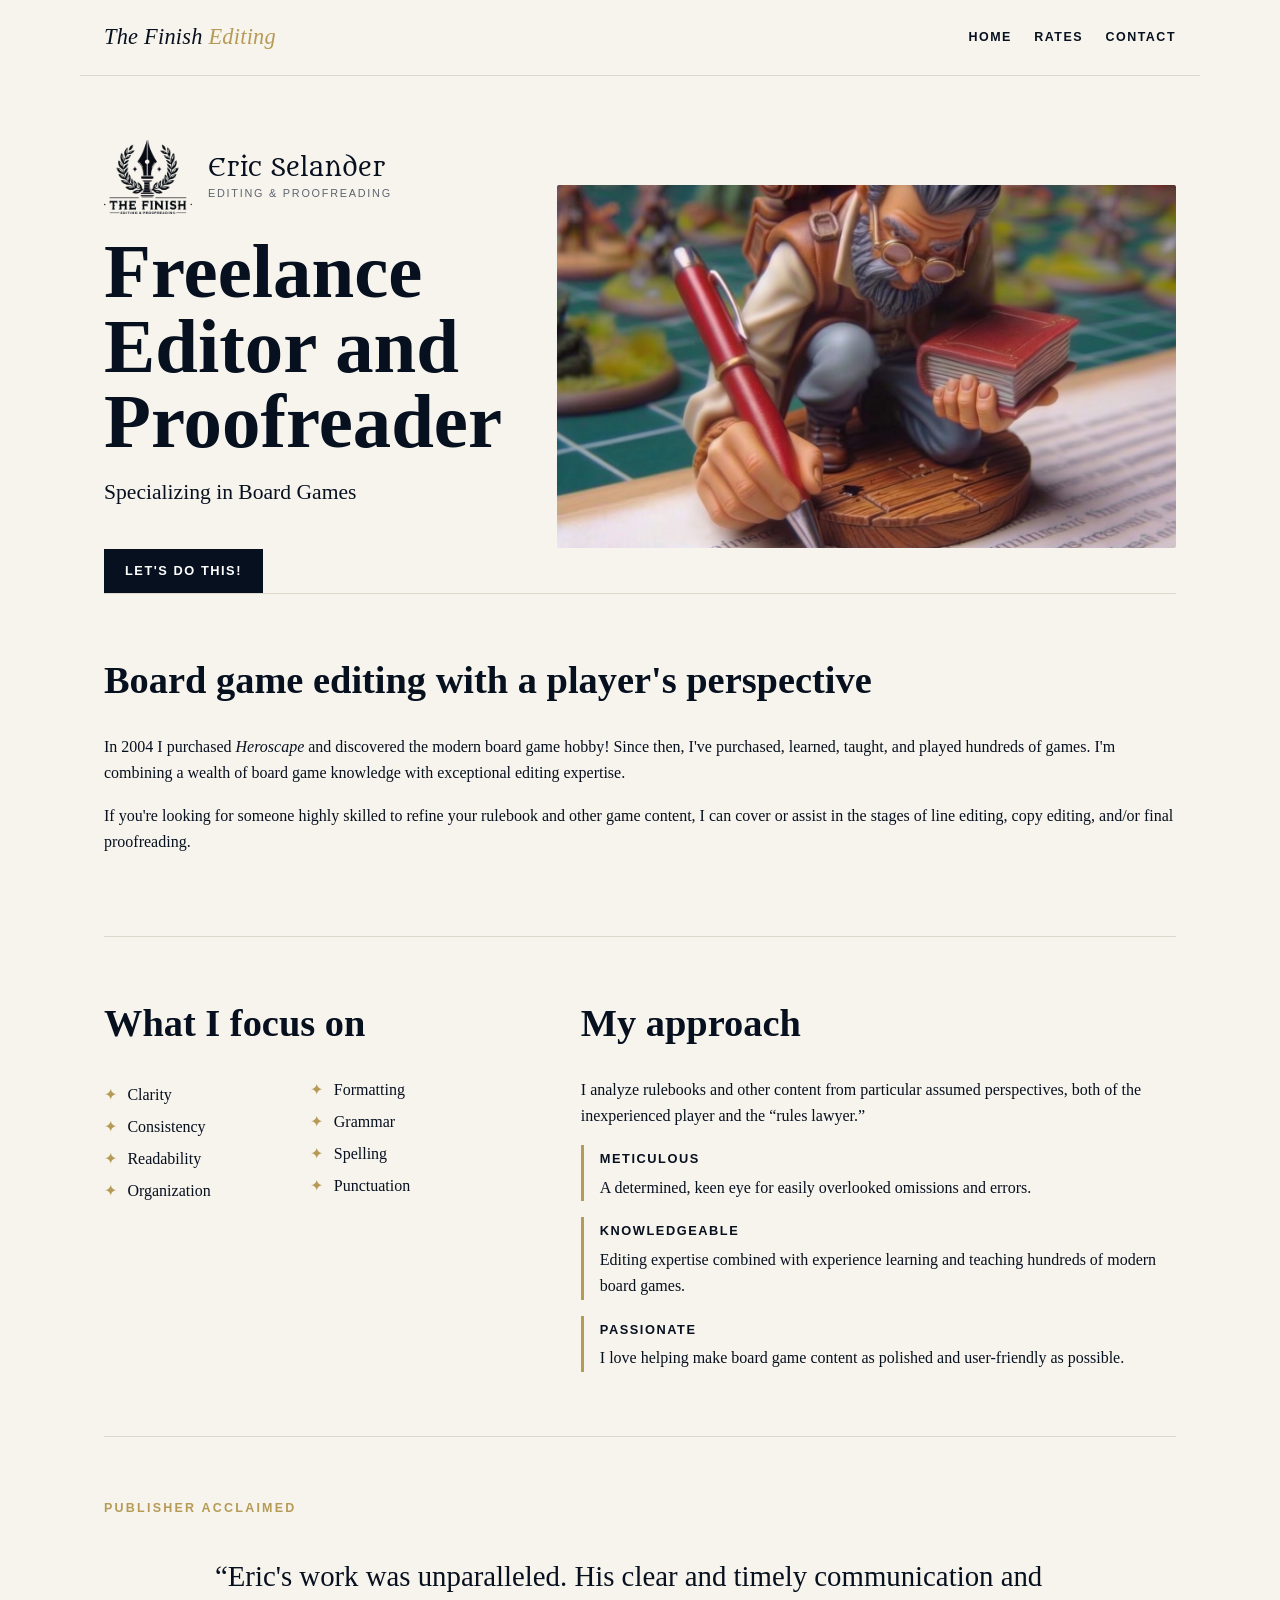
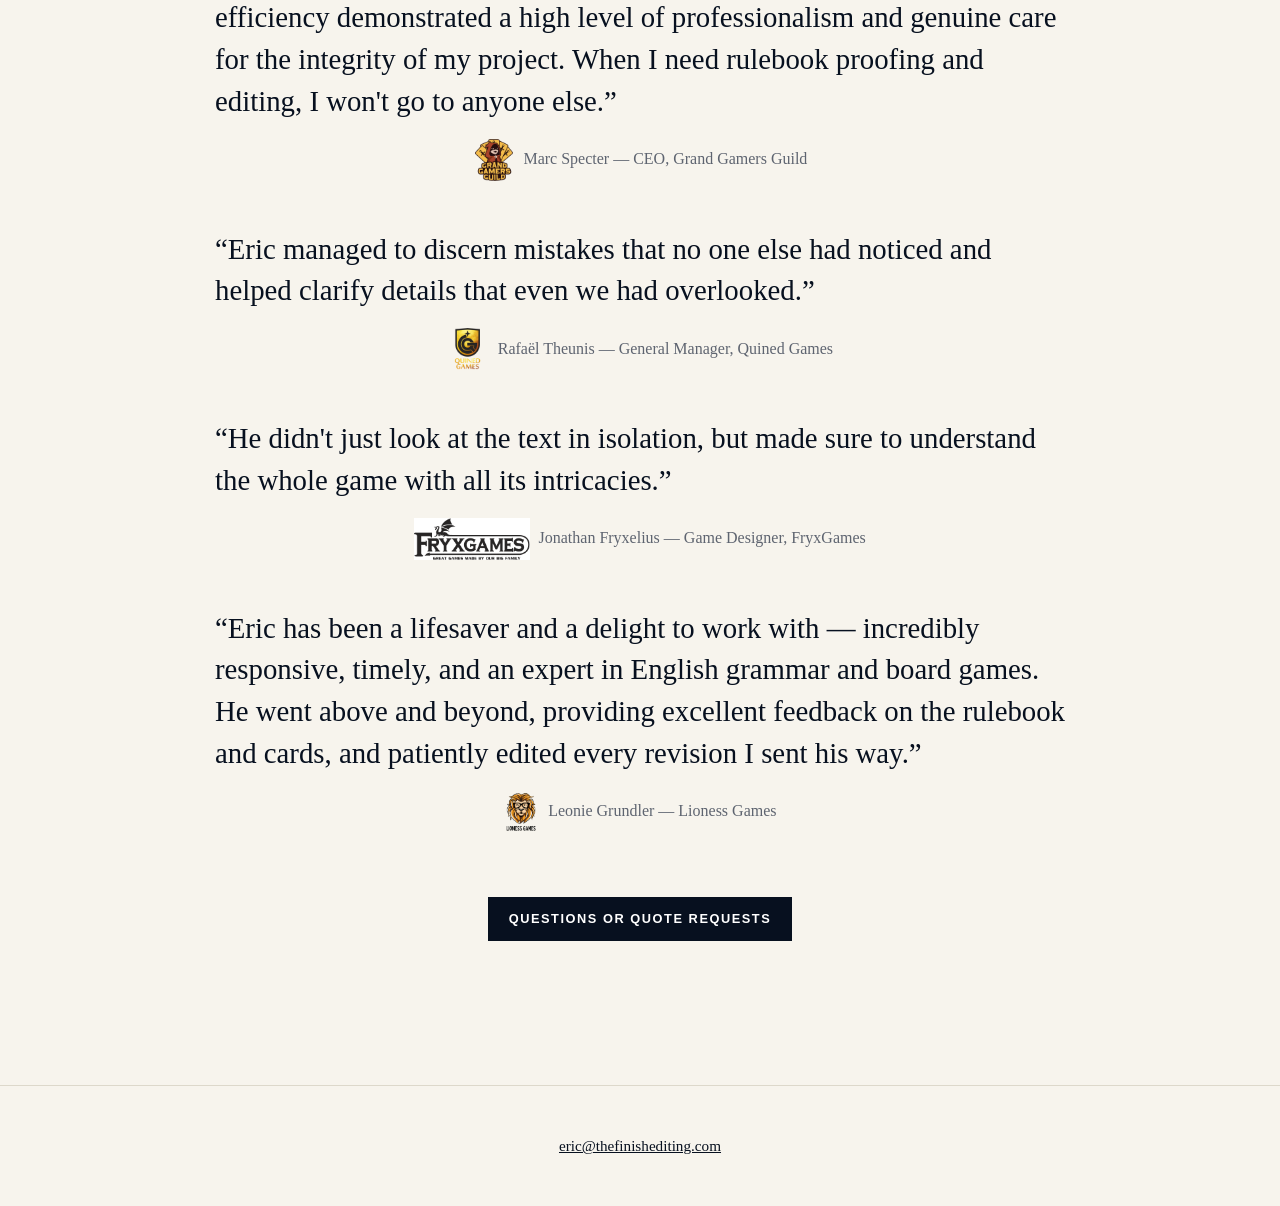
<file: index.html>
<!doctype html>
<html lang="en">
<head>
  <meta charset="utf-8">
  <meta name="viewport" content="width=device-width, initial-scale=1">
  <title>The Finish Editing | Editing & Proofreading</title>
  <meta name="description" content="Freelance editing and proofreading specializing in board games.">
  <link rel="preconnect" href="https://fonts.googleapis.com">
  <link rel="preconnect" href="https://fonts.gstatic.com" crossorigin>
  <link href="https://fonts.googleapis.com/css2?family=Metamorphous&display=swap" rel="stylesheet">
  <link rel="stylesheet" href="style.css">
</head>
<body>
<header class="site-header">
  <a class="brand" href="index.html">
    <span class="brand-mark">The Finish <em>Editing</em></span>
  </a>
  <nav>
    <a href="index.html">Home</a>
    <a href="rates.html">Rates</a>
    <a href="contact.html">Contact</a>
  </nav>
</header>

<main>
  <section class="hero">
    <div>
      <div class="brandmark">
        <img class="brandmark-logo" src="assets/logo-full.png" width="88" height="74" alt="The Finish Editing &amp; Proofreading logo">
        <span class="brandmark-name">Eric Selander<span class="brandmark-role">Editing &amp; Proofreading</span></span>
      </div>
      <h1>Freelance Editor and Proofreader</h1>
      <p class="lead">Specializing in Board Games</p>
      <a class="button" href="contact.html">Let's do this!</a>
    </div>
    <img class="hero-image" src="assets/designer.jpg" alt="Detailed miniature figurine of a bearded adventurer reviewing a rulebook, representing meticulous game-content editing">
  </section>

  <section class="intro">
    <h2>Board game editing with a player's perspective</h2>
    <p>In 2004 I purchased <i>Heroscape</i> and discovered the modern board game hobby! Since then, I've purchased, learned, taught, and played hundreds of games. I'm combining a wealth of board game knowledge with exceptional editing expertise.</p>
    <p>If you're looking for someone highly skilled to refine your rulebook and other game content, I can cover or assist in the stages of line editing, copy editing, and/or final proofreading.</p>
  </section>

  <section class="two-col">
    <div>
      <h2>What I focus on</h2>
      <ul class="checklist">
        <li>Clarity</li><li>Consistency</li><li>Readability</li><li>Organization</li><li>Formatting</li>
        <li>Grammar</li><li>Spelling</li><li>Punctuation</li>
      </ul>
    </div>
    <div>
      <h2>My approach</h2>
      <p>I analyze rulebooks and other content from particular assumed perspectives, both of the inexperienced player and the “rules lawyer.”</p>
      <div class="distinctives">
        <article><strong>METICULOUS</strong><p>A determined, keen eye for easily overlooked omissions and errors.</p></article>
        <article><strong>KNOWLEDGEABLE</strong><p>Editing expertise combined with experience learning and teaching hundreds of modern board games.</p></article>
        <article><strong>PASSIONATE</strong><p>I love helping make board game content as polished and user-friendly as possible.</p></article>
      </div>
    </div>
  </section>

  <section class="testimonials">
    <p class="eyebrow">Publisher acclaimed</p>
    <blockquote>“Eric's work was unparalleled. His clear and timely communication and efficiency demonstrated a high level of professionalism and genuine care for the integrity of my project. When I need rulebook proofing and editing, I won't go to anyone else.”</blockquote>
    <p class="attribution"><img class="pub-logo" src="assets/logos/grand-gamers-guild.png" alt=""> Marc Specter — CEO, Grand Gamers Guild</p>

    <blockquote>“Eric managed to discern mistakes that no one else had noticed and helped clarify details that even we had overlooked.”</blockquote>
    <p class="attribution"><img class="pub-logo" src="assets/logos/quined-games.png" alt=""> Rafaël Theunis — General Manager, Quined Games</p>

    <blockquote>“He didn't just look at the text in isolation, but made sure to understand the whole game with all its intricacies.”</blockquote>
    <p class="attribution"><img class="pub-logo" src="assets/logos/fryxgames.png" alt=""> Jonathan Fryxelius — Game Designer, FryxGames</p>

    <blockquote>“Eric has been a lifesaver and a delight to work with — incredibly responsive, timely, and an expert in English grammar and board games. He went above and beyond, providing excellent feedback on the rulebook and cards, and patiently edited every revision I sent his way.”</blockquote>
    <p class="attribution"><img class="pub-logo" src="assets/logos/lioness-games.png" alt=""> Leonie Grundler — Lioness Games</p>

    <p class="center"><a class="button" href="contact.html">Questions or quote requests</a></p>
  </section>
</main>

<footer>
  <p><a href="mailto:eric@thefinishediting.com">eric@thefinishediting.com</a></p>
</footer>
</body>
</html>
</file>
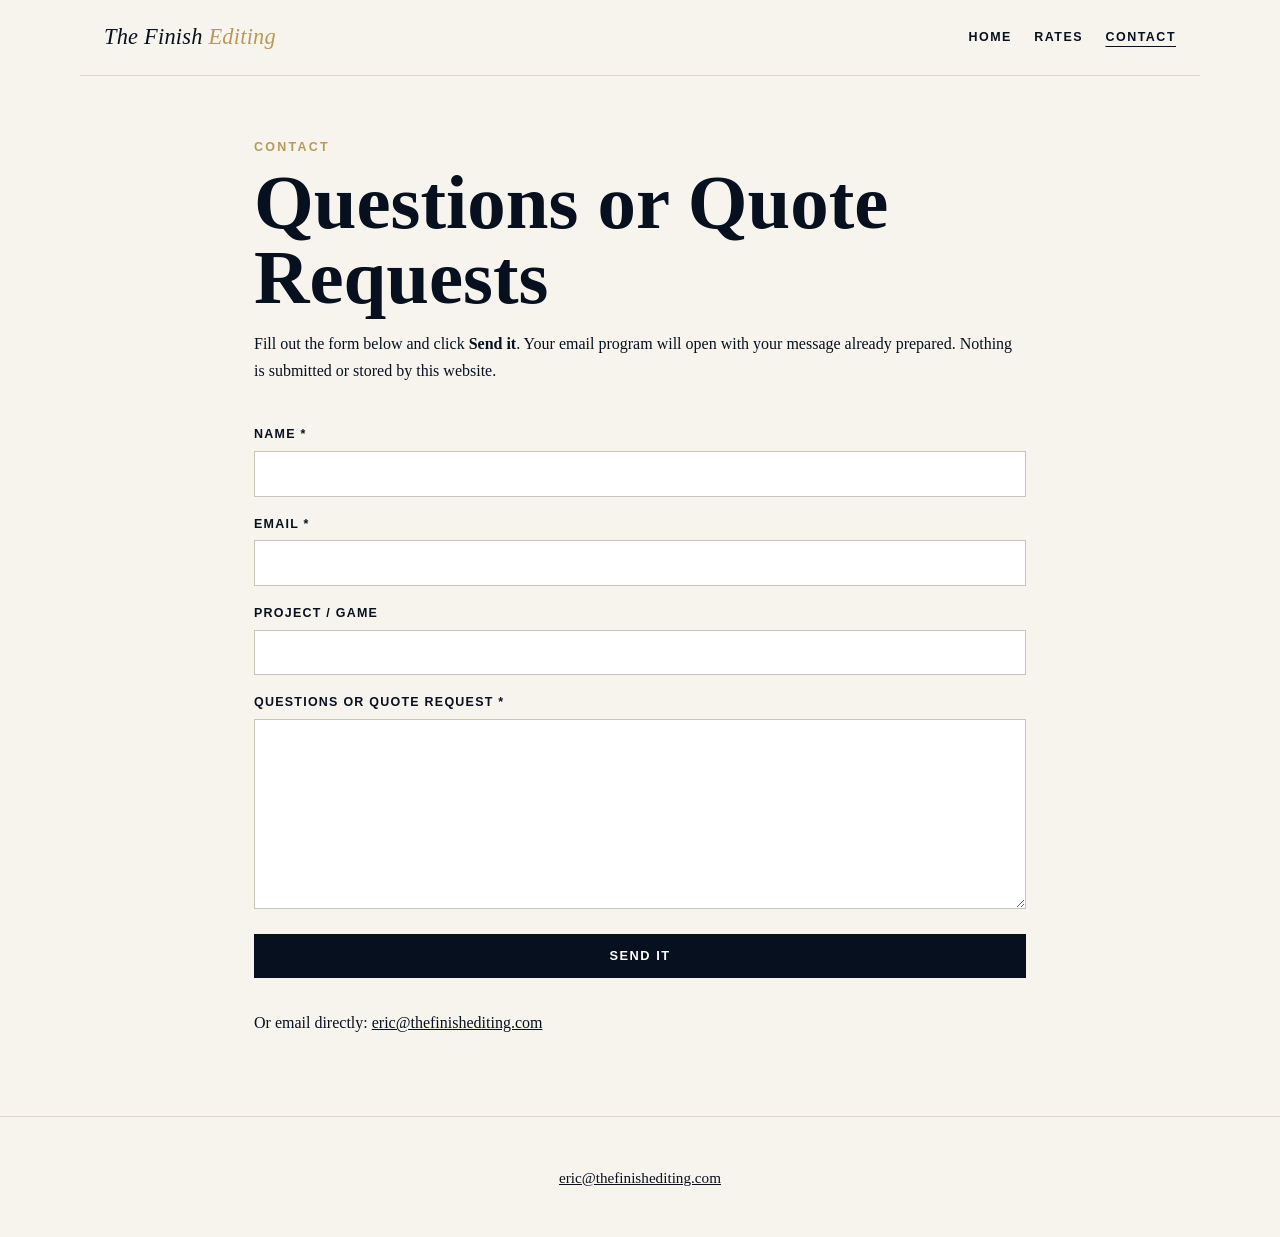
<file: contact.html>
<!doctype html>
<html lang="en">
<head>
  <meta charset="utf-8">
  <meta name="viewport" content="width=device-width, initial-scale=1">
  <title>Contact | The Finish Editing</title>
  <link rel="stylesheet" href="style.css">
</head>
<body>
<header class="site-header">
  <a class="brand" href="index.html">
    <span class="brand-mark">The Finish <em>Editing</em></span>
  </a>
  <nav>
    <a href="index.html">Home</a>
    <a href="rates.html">Rates</a>
    <a class="active" href="contact.html">Contact</a>
  </nav>
</header>

<main class="narrow">
  <p class="eyebrow">Contact</p>
  <h1>Questions or Quote Requests</h1>
  <p>Fill out the form below and click <strong>Send it</strong>. Your email program will open with your message already prepared. Nothing is submitted or stored by this website.</p>

  <form id="contact-form" class="contact-form">
    <label for="name">Name *</label>
    <input id="name" name="name" required autocomplete="name">

    <label for="email">Email *</label>
    <input id="email" name="email" type="email" required autocomplete="email">

    <label for="project">Project / game</label>
    <input id="project" name="project">

    <label for="message">Questions or quote request *</label>
    <textarea id="message" name="message" rows="9" required></textarea>

    <button class="button" type="submit">Send it</button>
  </form>

  <p class="direct-email">Or email directly: <a href="mailto:eric@thefinishediting.com">eric@thefinishediting.com</a></p>
</main>

<footer>
  <p><a href="mailto:eric@thefinishediting.com">eric@thefinishediting.com</a></p>
</footer>

<script>
document.getElementById('contact-form').addEventListener('submit', function (event) {
  event.preventDefault();

  const name = document.getElementById('name').value.trim();
  const email = document.getElementById('email').value.trim();
  const project = document.getElementById('project').value.trim();
  const message = document.getElementById('message').value.trim();

  const subject = project
    ? 'Editing inquiry: ' + project
    : 'Editing inquiry from ' + name;

  const body =
    'Name: ' + name + '\n' +
    'Email: ' + email + '\n' +
    (project ? 'Project / game: ' + project + '\n' : '') +
    '\nQuestions or quote request:\n' + message;

  window.location.href =
    'mailto:eric@thefinishediting.com?subject=' +
    encodeURIComponent(subject) +
    '&body=' +
    encodeURIComponent(body);
});
</script>
</body>
</html>
</file>
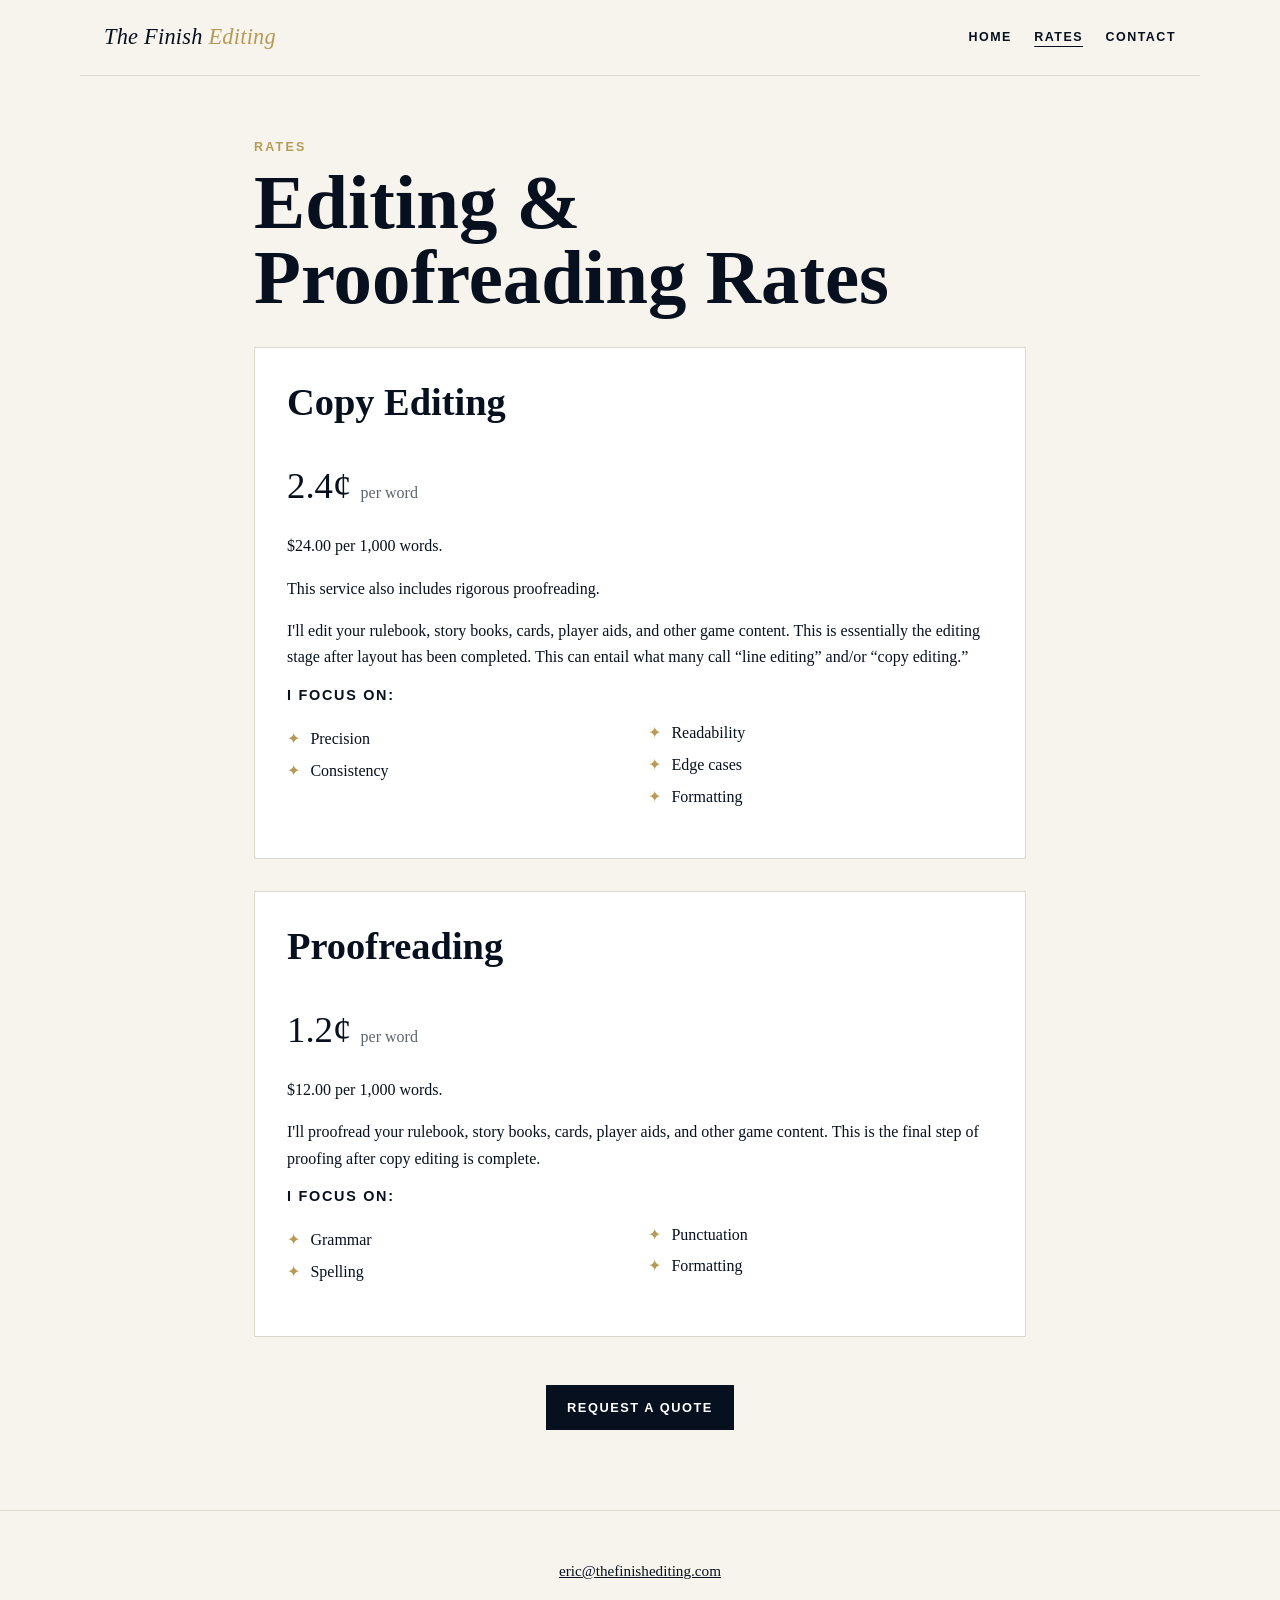
<file: rates.html>
<!doctype html>
<html lang="en">
<head>
  <meta charset="utf-8">
  <meta name="viewport" content="width=device-width, initial-scale=1">
  <title>Rates | The Finish Editing</title>
  <link rel="stylesheet" href="style.css">
</head>
<body>
<header class="site-header">
  <a class="brand" href="index.html">
    <span class="brand-mark">The Finish <em>Editing</em></span>
  </a>
  <nav>
    <a href="index.html">Home</a>
    <a class="active" href="rates.html">Rates</a>
    <a href="contact.html">Contact</a>
  </nav>
</header>

<main class="narrow">
  <p class="eyebrow">Rates</p>
  <h1>Editing &amp; Proofreading Rates</h1>

  <section class="rate-card">
    <h2>Copy Editing</h2>
    <p class="price">2.4¢ <span>per word</span></p>
    <p>$24.00 per 1,000 words.</p>
    <p>This service also includes rigorous proofreading.</p>
    <p>I'll edit your rulebook, story books, cards, player aids, and other game content. This is essentially the editing stage after layout has been completed. This can entail what many call “line editing” and/or “copy editing.”</p>
    <h3>I focus on:</h3>
    <ul class="checklist"><li>Precision</li><li>Consistency</li><li>Readability</li><li>Edge cases</li><li>Formatting</li></ul>
  </section>

  <section class="rate-card">
    <h2>Proofreading</h2>
    <p class="price">1.2¢ <span>per word</span></p>
    <p>$12.00 per 1,000 words.</p>
    <p>I'll proofread your rulebook, story books, cards, player aids, and other game content. This is the final step of proofing after copy editing is complete.</p>
    <h3>I focus on:</h3>
    <ul class="checklist"><li>Grammar</li><li>Spelling</li><li>Punctuation</li><li>Formatting</li></ul>
  </section>

  <p class="center"><a class="button" href="contact.html">Request a quote</a></p>
</main>

<footer>
  <p><a href="mailto:eric@thefinishediting.com">eric@thefinishediting.com</a></p>
</footer>
</body>
</html>
</file>
<file: style.css>
:root {
  --ink: #07101f;
  --gold: #b69b57;
  --cream: #f7f4ed;
  --white: #fff;
  --muted: #5e6470;
  --line: #ddd8cb;
  --max: 1120px;
}

* { box-sizing: border-box; }

html { scroll-behavior: smooth; }

body {
  margin: 0;
  color: var(--ink);
  background: var(--cream);
  font-family: Georgia, "Times New Roman", serif;
  line-height: 1.65;
}

.site-header {
  display: flex;
  align-items: center;
  justify-content: space-between;
  gap: 2rem;
  max-width: var(--max);
  margin: 0 auto;
  padding: 1.2rem 1.5rem;
  border-bottom: 1px solid var(--line);
}

.brand { text-decoration: none; }
.brand-mark {
  display: inline-block;
  font-family: Georgia, "Times New Roman", serif;
  font-size: 1.4rem;
  font-style: italic;
  letter-spacing: .01em;
  color: var(--ink);
  white-space: nowrap;
}
.brand-mark em {
  font-style: italic;
  color: var(--gold);
}

nav { display: flex; gap: 1.4rem; }

nav a {
  color: var(--ink);
  text-decoration: none;
  text-transform: uppercase;
  letter-spacing: .12em;
  font: 600 .78rem/1.2 Arial, sans-serif;
}

nav a:hover, nav a.active { text-decoration: underline; text-underline-offset: 5px; }

main { max-width: var(--max); margin: 0 auto; padding: 4rem 1.5rem; }
.narrow { max-width: 820px; }

.hero {
  display: grid;
  grid-template-columns: .85fr 1.3fr;
  align-items: center;
  gap: 3rem;
}

.hero-image {
  width: 100%;
  height: auto;
  border-radius: 2px;
  display: block;
}

.brandmark {
  display: flex;
  align-items: center;
  gap: 1rem;
  margin-bottom: 1.2rem;
}
.brandmark-logo {
  height: 74px;
  width: 88px;
  max-width: 88px;
  flex: 0 0 auto;
  object-fit: contain;
}
.brandmark-name {
  font-family: 'Metamorphous', Georgia, "Times New Roman", serif;
  font-size: 1.5rem;
  line-height: 1.15;
  color: var(--ink);
}
.brandmark-role {
  display: block;
  font-family: Arial, sans-serif;
  font-weight: 400;
  font-size: .68rem;
  letter-spacing: .16em;
  text-transform: uppercase;
  color: var(--muted);
  margin-top: .3rem;
}

.eyebrow {
  margin: 0 0 .6rem;
  color: var(--gold);
  font: 700 .78rem/1.2 Arial, sans-serif;
  text-transform: uppercase;
  letter-spacing: .18em;
}

h1 { font-size: clamp(2.7rem, 6vw, 5.2rem); line-height: .98; margin: 0 0 1rem; }
h2 { font-size: clamp(1.7rem, 3vw, 2.5rem); line-height: 1.15; margin-top: 0; }
h3 { font: 700 .9rem/1.2 Arial, sans-serif; text-transform: uppercase; letter-spacing: .12em; }
.lead { font-size: 1.35rem; margin-top: 0; }

.button {
  display: inline-block;
  margin-top: 1rem;
  padding: .85rem 1.25rem;
  border: 1px solid var(--ink);
  color: var(--white);
  background: var(--ink);
  text-decoration: none;
  font: 700 .8rem/1.2 Arial, sans-serif;
  text-transform: uppercase;
  letter-spacing: .12em;
  cursor: pointer;
}
.button:hover { background: var(--gold); border-color: var(--gold); }

.intro, .two-col, .testimonials, .rate-card {
  border-top: 1px solid var(--line);
  padding: 4rem 0;
}

.two-col { display: grid; grid-template-columns: .8fr 1.2fr; gap: 5rem; }

.checklist {
  list-style: none;
  padding: 0;
  columns: 2;
}
.checklist li { margin: .35rem 0; }
.checklist li::before { content: "✦"; color: var(--gold); margin-right: .65rem; }

.distinctives { display: grid; gap: 1rem; }
.distinctives article { border-left: 3px solid var(--gold); padding-left: 1rem; }
.distinctives strong { font: 700 .8rem/1.2 Arial, sans-serif; letter-spacing: .12em; }
.distinctives p { margin: .2rem 0 0; }

blockquote {
  max-width: 850px;
  margin: 2.5rem auto .5rem;
  font-size: clamp(1.25rem, 2.5vw, 1.8rem);
  line-height: 1.45;
}
.attribution {
  display: flex;
  align-items: center;
  justify-content: center;
  gap: .55rem;
  text-align: center;
  color: var(--muted);
  margin-bottom: 3rem;
}
.pub-logo {
  height: 42px;
  width: auto;
  max-width: 140px;
  object-fit: contain;
}
.center { text-align: center; }

.rate-card {
  margin: 2rem 0;
  padding: 2rem;
  background: var(--white);
  border: 1px solid var(--line);
}
.price { font-size: 2.3rem; margin: .3rem 0; }
.price span { font-size: 1rem; color: var(--muted); }

.contact-form {
  display: grid;
  gap: .55rem;
  margin-top: 2rem;
}
.contact-form label {
  margin-top: .7rem;
  font: 700 .78rem/1.2 Arial, sans-serif;
  text-transform: uppercase;
  letter-spacing: .1em;
}
.contact-form input, .contact-form textarea {
  width: 100%;
  border: 1px solid #c9c4b8;
  background: white;
  padding: .8rem;
  font: 1rem Georgia, "Times New Roman", serif;
}
.contact-form textarea { resize: vertical; }
.direct-email { margin-top: 2rem; }

a { color: inherit; }

footer {
  text-align: center;
  padding: 2rem 1.5rem;
  border-top: 1px solid var(--line);
  font-size: .95rem;
}

@media (max-width: 760px) {
  .site-header { flex-direction: column; }
  .hero, .two-col { grid-template-columns: 1fr; gap: 2rem; }
  .hero { padding: 2rem 0 4rem; }
  .hero-image { order: -1; height: auto; }
  .checklist { columns: 1; }
}
</file>
